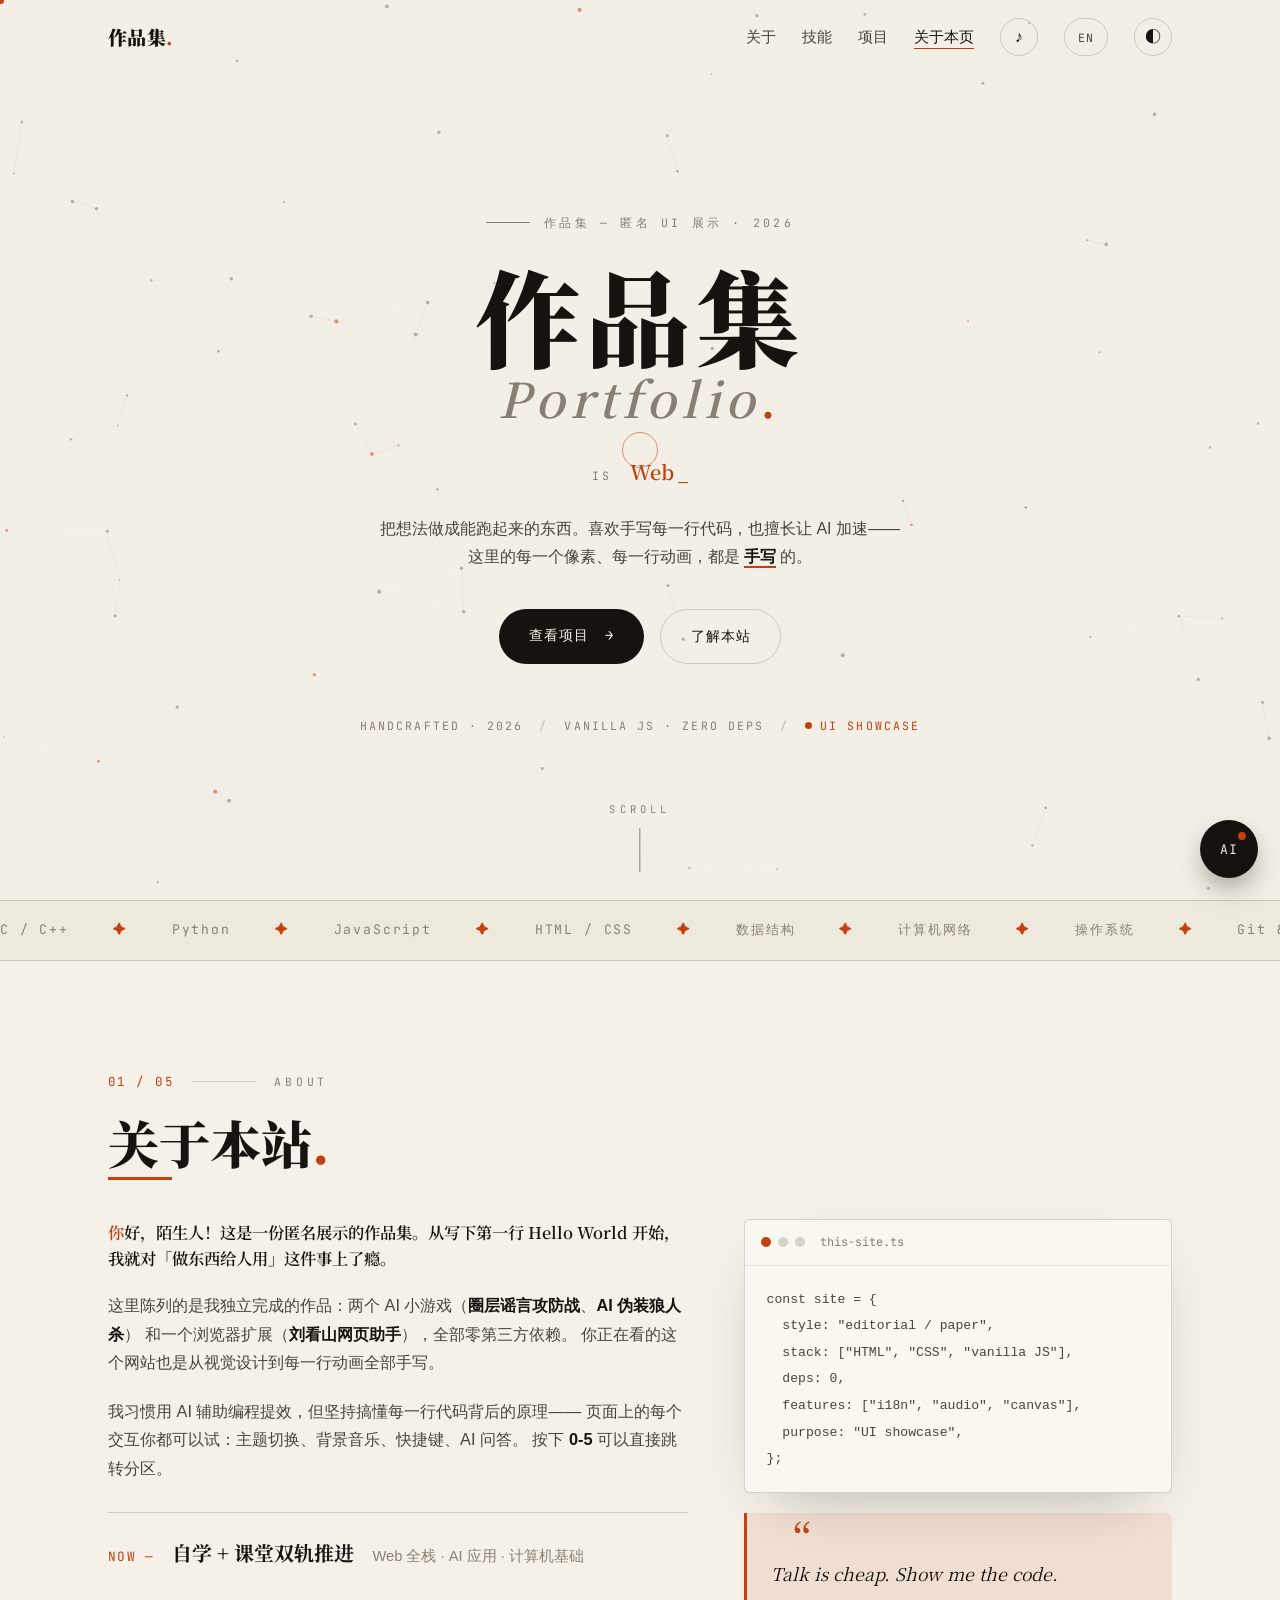
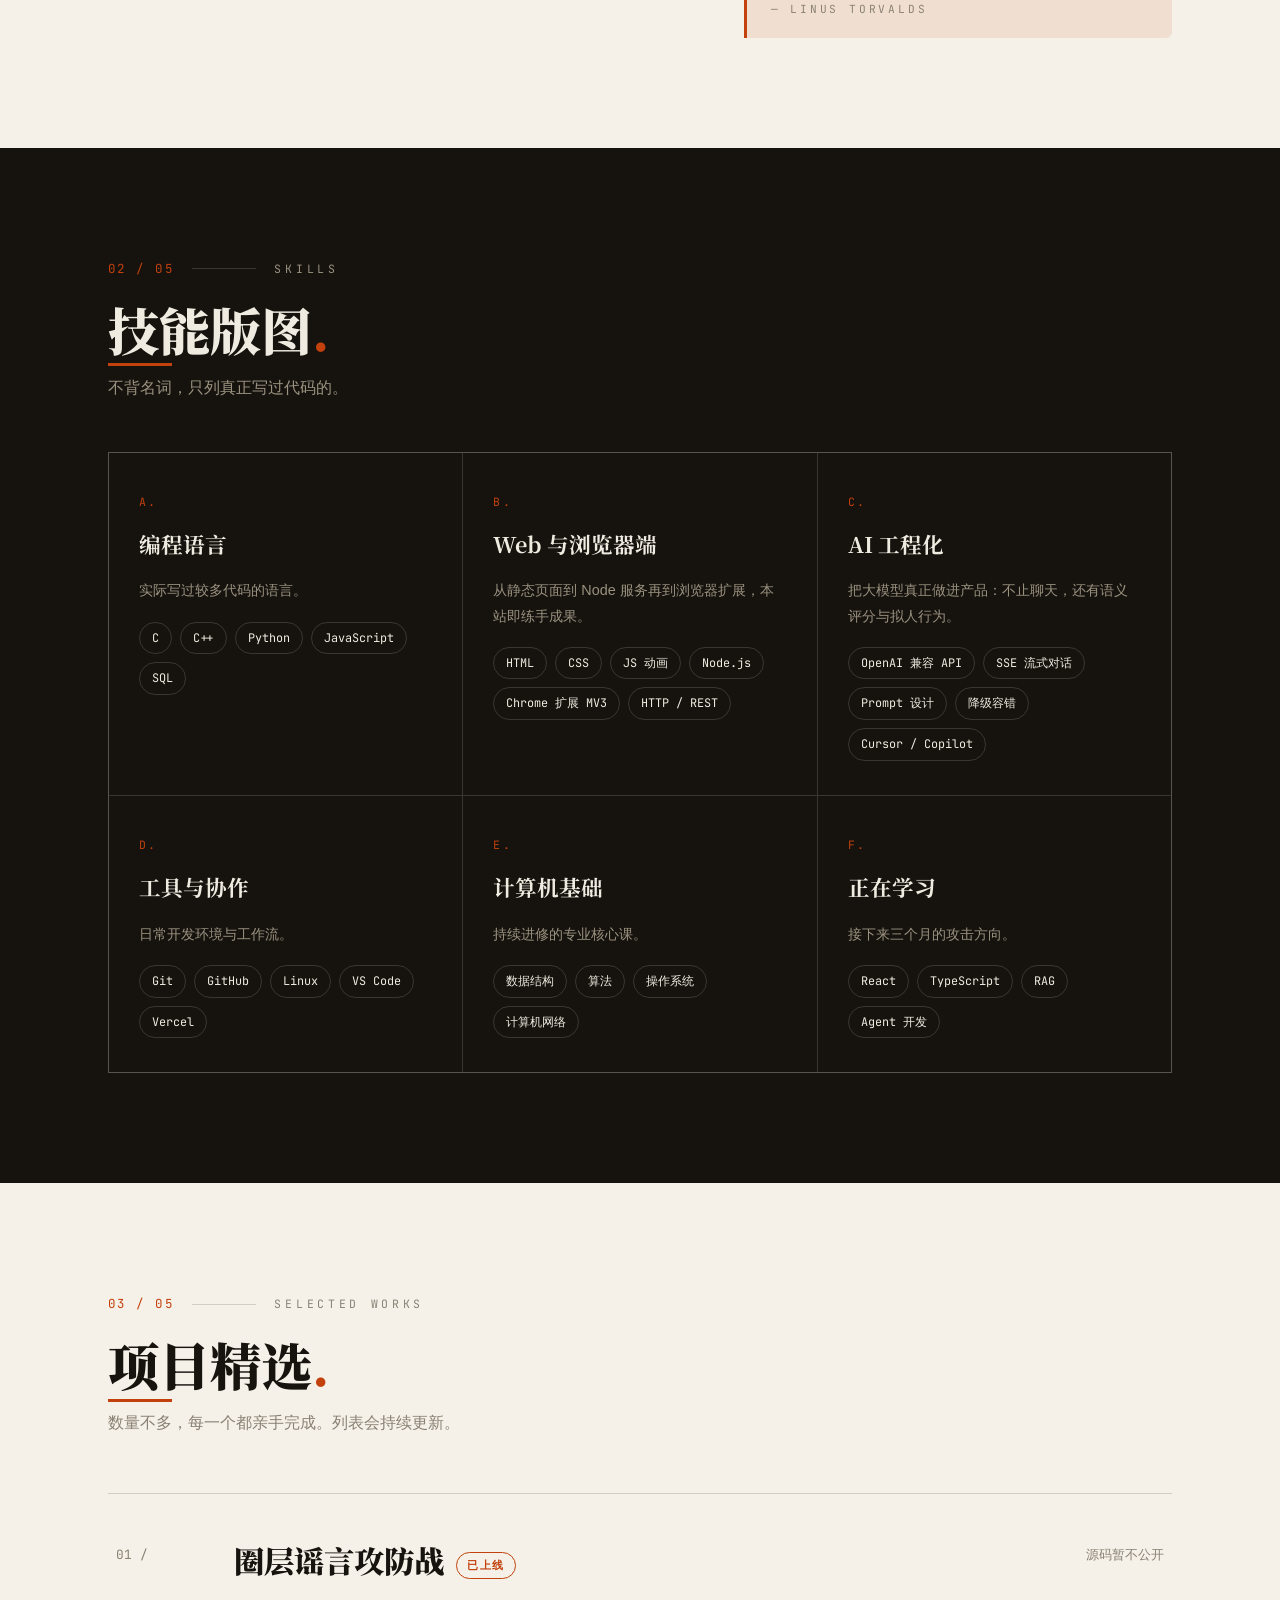
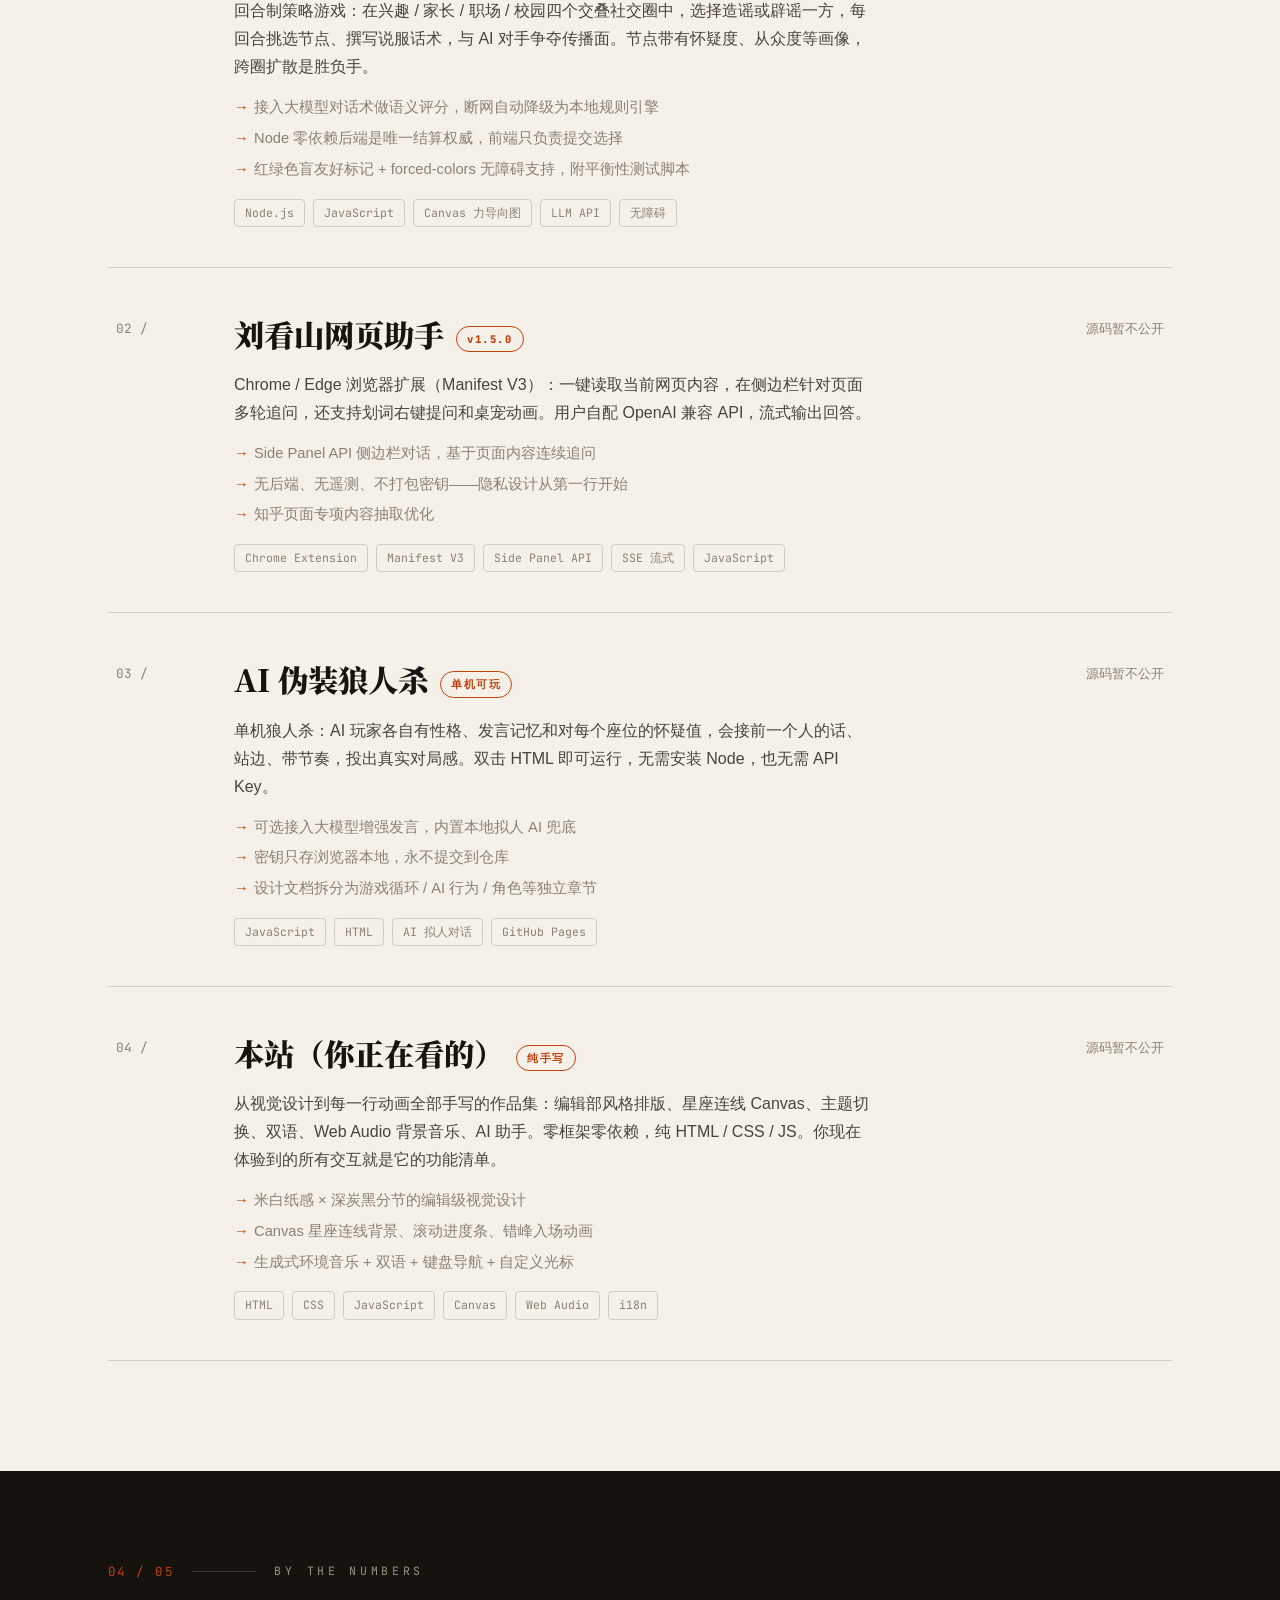
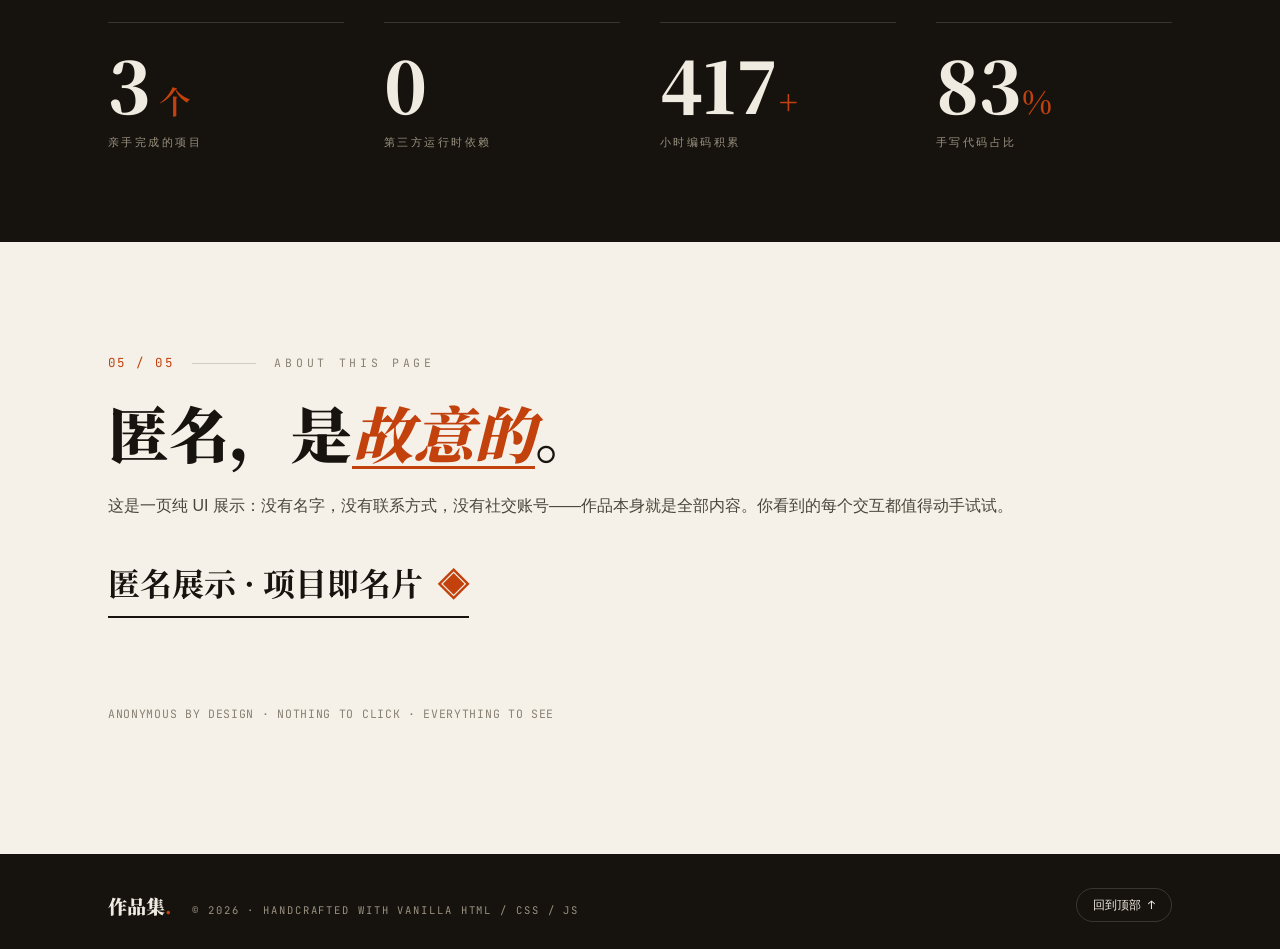
<file: index.html>
<!DOCTYPE html>
<html lang="zh-CN" data-theme="light">
<head>
  <meta charset="UTF-8" />
  <meta name="viewport" content="width=device-width, initial-scale=1.0" />
  <title>匿名作品集 | Anonymous Portfolio</title>
  <meta name="description" content="一份匿名的个人作品集 UI 展示：四个零依赖手写项目与编辑风格的站点设计。不含任何身份与联系方式。" />
  <!-- 社交分享（微信/LinkedIn/X 卡片） -->
  <meta property="og:type" content="website" />
  <meta property="og:title" content="匿名作品集 | Anonymous Portfolio" />
  <meta property="og:description" content="四个零依赖手写项目：AI 策略游戏 ×2、Chrome 扩展、本站。纯 UI 展示，不含身份信息。" />
  <meta name="twitter:card" content="summary" />
  <meta name="theme-color" content="#f5f1e8" media="(prefers-color-scheme: light)" />
  <meta name="theme-color" content="#16130f" media="(prefers-color-scheme: dark)" />
  <link rel="icon" href="data:image/svg+xml,<svg xmlns='http://www.w3.org/2000/svg' viewBox='0 0 100 100'><rect width='100' height='100' rx='18' fill='%2316130F'/><text x='50' y='70' font-size='48' text-anchor='middle' fill='%23F5F1E8'>◈</text></svg>" />
  <link rel="preconnect" href="https://fonts.googleapis.com" />
  <link rel="preconnect" href="https://fonts.gstatic.com" crossorigin />
  <link href="https://fonts.googleapis.com/css2?family=Playfair+Display:ital,wght@0,600;0,800;1,600&family=Noto+Serif+SC:wght@600;900&family=JetBrains+Mono:wght@400;600&display=swap" rel="stylesheet" />
  <link rel="stylesheet" href="css/style.css" />
  <noscript>
    <!-- JS 关闭时直接显示所有内容（否则入场动画会把内容藏住） -->
    <style>.reveal, .reveal-up { opacity: 1 !important; transform: none !important; animation: none !important; } .preloader { display: none !important; }</style>
  </noscript>
</head>
<body>

  <!-- 顶部阅读进度条 -->
  <div class="progress-bar" id="progressBar"></div>

  <!-- 开场载入动画 -->
  <div class="preloader" id="preloader">
    <div class="preloader-name">
      <span style="--i:0">作</span><span style="--i:1">品</span><span style="--i:2">集</span>
    </div>
    <div class="preloader-sub">PORTFOLIO · 2026</div>
  </div>

  <!-- ===== 导航 ===== -->
  <nav class="nav" id="nav">
    <div class="nav-inner">
      <a href="#top" class="nav-logo" data-i18n="nav.logo">作品集<span class="nav-logo-dot">.</span></a>
      <div class="nav-right">
        <ul class="nav-links" id="navLinks">
          <li><a href="#about" data-nav="about" data-i18n="nav.about">关于</a></li>
          <li><a href="#skills" data-nav="skills" data-i18n="nav.skills">技能</a></li>
          <li><a href="#projects" data-nav="projects" data-i18n="nav.projects">项目</a></li>
          <li><a href="#contact" data-nav="contact" data-i18n="nav.contact">关于本页</a></li>
        </ul>
        <button class="music-btn" id="musicBtn" aria-pressed="false" aria-label="背景音乐" data-i18n-title="ui.music" title="背景音乐（点击开关）">
          <span class="music-icon">♪</span>
          <span class="eq" aria-hidden="true"><i></i><i></i><i></i></span>
        </button>
        <button class="lang-btn mono" id="langBtn" aria-label="切换语言 / Switch language" title="切换语言 / Switch language">EN</button>
        <button class="theme-toggle" id="themeToggle" aria-label="切换主题" title="切换主题">
          <span class="theme-icon">◐</span>
        </button>
        <button class="hamburger" id="hamburger" aria-label="菜单"><span></span><span></span></button>
      </div>
    </div>
  </nav>

  <!-- ===== HERO ===== -->
  <header class="hero" id="top">
    <canvas id="constellation"></canvas>
    <div class="hero-inner">
      <p class="hero-eyebrow mono"><span class="hero-rule"></span><span data-i18n="hero.eyebrow">作品集 — 匿名 UI 展示 · 2026</span></p>
      <h1 class="hero-name serif">
        <span class="hero-line reveal-up" style="--d:.05s">作品集</span>
        <span class="hero-line hero-line-en reveal-up" style="--d:.18s">Portfolio<span class="hero-amp">.</span></span>
      </h1>
      <p class="hero-typing reveal-up" style="--d:.3s">
        <span class="mono hero-typing-label" data-i18n="hero.typingLabel">IS</span>
        <span class="typing serif" id="typing"></span><span class="cursor">_</span>
      </p>
      <p class="hero-desc reveal-up" style="--d:.42s" data-i18n="hero.desc">
        把想法做成能跑起来的东西。喜欢手写每一行代码，也擅长让 AI 加速——<br class="br-desktop" />
        这里的每一个像素、每一行动画，都是 <strong>手写</strong> 的。
      </p>
      <div class="hero-actions reveal-up" style="--d:.54s">
        <a href="#projects" class="btn btn-solid" data-i18n="hero.cta1">查看项目 <span class="btn-arrow">→</span></a>
        <a href="#about" class="btn btn-line" data-i18n="hero.cta2">了解本站</a>
      </div>
      <div class="hero-meta mono reveal-up" style="--d:.66s">
        <span>HANDCRAFTED · 2026</span><i>/</i>
        <span>VANILLA JS · ZERO DEPS</span><i>/</i>
        <span class="hero-status"><em class="pulse"></em>UI SHOWCASE</span>
      </div>
    </div>
    <a class="scroll-hint mono" href="#about">SCROLL<span class="scroll-line"></span></a>
  </header>

  <!-- ===== 技术栈跑马灯 ===== -->
  <div class="marquee" aria-hidden="true">
    <div class="marquee-track" id="marqueeTrack"></div>
  </div>

  <main id="main">

    <!-- ===== 01 关于 ===== -->
    <section class="section section-cream" id="about">
      <div class="container">
        <div class="sec-head">
          <span class="sec-no mono">01 / 05</span>
          <span class="sec-rule"></span>
          <span class="sec-label mono">ABOUT</span>
        </div>
        <h2 class="sec-title serif reveal" data-i18n="about.title">关于本站<span class="sec-title-dot">.</span></h2>

        <div class="about-grid">
          <div class="about-copy reveal">
            <p class="about-lede serif" data-i18n="about.lede">
              你好，陌生人！这是一份匿名展示的作品集。从写下第一行 Hello&nbsp;World 开始，
              我就对「做东西给人用」这件事上了瘾。
            </p>
            <p data-i18n="about.p1">
              这里陈列的是我独立完成的作品：两个 AI 小游戏（<strong>圈层谣言攻防战</strong>、<strong>AI 伪装狼人杀</strong>）
              和一个浏览器扩展（<strong>刘看山网页助手</strong>），全部零第三方依赖。
              你正在看的这个网站也是从视觉设计到每一行动画全部手写。
            </p>
            <p data-i18n="about.p2">
              我习惯用 AI 辅助编程提效，但坚持搞懂每一行代码背后的原理——
              页面上的每个交互你都可以试：主题切换、背景音乐、快捷键、AI 问答。
              按下 <strong>0-5</strong> 可以直接跳转分区。
            </p>
            <div class="about-edu">
              <div class="edu-item">
                <span class="edu-year mono">NOW —</span>
                <span class="edu-school serif" data-i18n="about.eduSchool">自学 + 课堂双轨推进</span>
                <span class="edu-major" data-i18n="about.eduMajor">Web 全栈 · AI 应用 · 计算机基础</span>
              </div>
            </div>
          </div>

          <div class="about-cards reveal" style="--d:.15s">
            <div class="code-card">
              <div class="code-card-bar">
                <span class="cc-dot"></span><span class="cc-dot"></span><span class="cc-dot"></span>
                <span class="cc-name mono">this-site.ts</span>
              </div>
              <pre class="mono"><code>const site = {
  style: "editorial / paper",
  stack: ["HTML", "CSS", "vanilla JS"],
  deps: 0,
  features: ["i18n", "audio", "canvas"],
  purpose: "UI showcase",
};</code></pre>
            </div>
            <div class="quote-card">
              <span class="quote-mark serif">“</span>
              <p class="serif">Talk is cheap. Show me the code.</p>
              <span class="quote-by mono">— LINUS TORVALDS</span>
            </div>
          </div>
        </div>
      </div>
    </section>

    <!-- ===== 02 技能（深色） ===== -->
    <section class="section section-ink" id="skills">
      <div class="container">
        <div class="sec-head sec-head-dark">
          <span class="sec-no mono">02 / 05</span>
          <span class="sec-rule"></span>
          <span class="sec-label mono">SKILLS</span>
        </div>
        <h2 class="sec-title serif reveal" data-i18n="skills.title">技能版图<span class="sec-title-dot">.</span></h2>
        <p class="sec-sub reveal" data-i18n="skills.sub">不背名词，只列真正写过代码的。</p>
        <div class="skills-grid" id="skillsGrid"></div>
      </div>
    </section>

    <!-- ===== 03 项目 ===== -->
    <section class="section section-cream" id="projects">
      <div class="container">
        <div class="sec-head">
          <span class="sec-no mono">03 / 05</span>
          <span class="sec-rule"></span>
          <span class="sec-label mono">SELECTED WORKS</span>
        </div>
        <h2 class="sec-title serif reveal" data-i18n="projects.title">项目精选<span class="sec-title-dot">.</span></h2>
        <p class="sec-sub reveal" data-i18n="projects.sub">数量不多，每一个都亲手完成。列表会持续更新。</p>
        <div class="projects-list" id="projectsList"></div>
      </div>
    </section>

    <!-- ===== 04 数据带（深色） ===== -->
    <section class="section section-ink stats-band" id="stats">
      <div class="container">
        <div class="sec-head sec-head-dark">
          <span class="sec-no mono">04 / 05</span>
          <span class="sec-rule"></span>
          <span class="sec-label mono">BY THE NUMBERS</span>
        </div>
        <div class="stats-grid" id="statsGrid"></div>
      </div>
    </section>

    <!-- ===== 05 关于本页 ===== -->
    <section class="section section-cream contact-section" id="contact">
      <div class="container">
        <div class="sec-head">
          <span class="sec-no mono">05 / 05</span>
          <span class="sec-rule"></span>
          <span class="sec-label mono">ABOUT THIS PAGE</span>
        </div>
        <h2 class="contact-title serif reveal" data-i18n="contact.title">匿名，是<em>故意的</em>。</h2>
        <p class="contact-sub reveal" data-i18n="contact.sub">这是一页纯 UI 展示：没有名字，没有联系方式，没有社交账号——作品本身就是全部内容。你看到的每个交互都值得动手试试。</p>
        <span class="contact-mail serif reveal" data-i18n="contact.headline">匿名展示 · 项目即名片<span class="mail-arrow">◈</span></span>

        <div class="contact-grid reveal" id="contactGrid"></div>
        <p class="contact-note mono reveal" data-i18n="contact.note">ANONYMOUS BY DESIGN · NOTHING TO CLICK · EVERYTHING TO SEE</p>
      </div>
    </section>
  </main>

  <!-- ===== 页脚（深色） ===== -->
  <footer class="footer">
    <div class="container footer-inner">
      <div class="footer-left">
        <span class="footer-logo serif" data-i18n="footer.logo">作品集<span class="footer-dot">.</span></span>
        <span class="mono footer-meta">© <span id="year"></span><span> · HANDCRAFTED WITH VANILLA HTML / CSS / JS</span></span>
      </div>
      <div class="footer-right mono">
        <button class="back-top" id="backTop" data-i18n="ui.backTop">回到顶部 ↑</button>
      </div>
    </div>
  </footer>

  <!-- ===== AI 助手 ===== -->
  <button class="chat-fab mono" id="chatFab" aria-label="AI 助手">AI<span class="fab-dot"></span></button>
  <div class="chat-panel" id="chatPanel" role="dialog" aria-label="AI 助手">
    <div class="chat-head">
      <div>
        <div class="chat-title serif" data-i18n="chat.title">AI 助手</div>
        <div class="chat-sub mono"><em class="pulse"></em>ASK ME ABOUT THIS SITE</div>
      </div>
      <button class="chat-close" id="chatClose" aria-label="关闭">×</button>
    </div>
    <div class="chat-msgs" id="chatMsgs"></div>
    <div class="chat-chips" id="chatChips"></div>
    <form class="chat-form" id="chatForm">
      <input type="text" id="chatInput" data-i18n-ph="chat.ph" placeholder="问任何关于本站的问题…" autocomplete="off" />
      <button type="submit" class="chat-send mono" aria-label="发送">→</button>
    </form>
  </div>

  <!-- 复制成功提示 -->
  <div class="toast mono" id="toast" data-i18n="toast">已复制到剪贴板 ✓</div>

  <script src="js/data.js"></script>
  <script src="js/i18n.js"></script>
  <script src="js/main.js"></script>
</body>
</html>
</file>
<file: css/style.css>
/* ============================================================
   匿名作品集 · Anonymous Portfolio
   风格：编辑部 / 研究报告 — 米白纸感与深炭黑交替、衬线大标题、
        等宽小标签、琥珀橙点缀、星座连线背景
   主题：light = 米白纸（默认，参考图风格）；dark = 反转
   ============================================================ */

:root {
  /* 米白主题（默认） */
  --paper: #f5f1e8;
  --paper-2: #eee9dd;
  --ink: #171410;
  --ink-soft: #4a443b;
  --ink-mute: #8a8175;
  --line: rgba(23, 20, 16, 0.16);
  --line-soft: rgba(23, 20, 16, 0.08);
  --amber: #c2410c;
  --amber-soft: rgba(194, 65, 12, 0.1);
  --card: #faf7f0;
  --card-hover: #ffffff;
  --nav-bg: rgba(245, 241, 232, 0.82);

  /* 深色区块直接用固定色（两种主题下都保持参考图的深炭色带） */
  --dark-bg: #16130f;
  --dark-text: #f0ebe0;
  --dark-mute: #9a917f;
  --dark-line: rgba(240, 235, 224, 0.16);

  --serif: "Noto Serif SC", "Playfair Display", "Songti SC", "SimSun", Georgia, serif;
  --sans: "PingFang SC", "Microsoft YaHei", -apple-system, "Segoe UI", sans-serif;
  --mono: "JetBrains Mono", Consolas, "Courier New", monospace;

  --ease: cubic-bezier(0.22, 1, 0.36, 1);
}

/* 深色主题：把纸感整体反转 */
[data-theme="dark"] {
  --paper: #16130f;
  --paper-2: #1c1813;
  --ink: #ece7db;
  --ink-soft: #c4bcaa;
  --ink-mute: #877e6d;
  --line: rgba(236, 231, 219, 0.18);
  --line-soft: rgba(236, 231, 219, 0.09);
  --amber: #e8763c;
  --amber-soft: rgba(232, 118, 60, 0.12);
  --card: #1e1a14;
  --card-hover: #25201a;
  --nav-bg: rgba(22, 19, 15, 0.82);
  --dark-bg: #100e0b;
}

* { margin: 0; padding: 0; box-sizing: border-box; }

html { scroll-behavior: smooth; overflow-x: hidden; }

body {
  font-family: var(--sans);
  background: var(--paper);
  color: var(--ink);
  line-height: 1.75;
  overflow-x: hidden;
  transition: background 0.35s var(--ease), color 0.35s var(--ease);
  /* 极淡的纸张噪点 */
  background-image: radial-gradient(var(--line-soft) 0.5px, transparent 0.5px);
  background-size: 26px 26px;
}

.serif { font-family: var(--serif); }
.mono { font-family: var(--mono); }

::selection { background: var(--amber); color: #fff; }

a { color: inherit; text-decoration: none; }
button { font-family: inherit; }

.container { max-width: 1120px; margin: 0 auto; padding: 0 28px; }

/* ============ 进度条 ============ */
.progress-bar {
  position: fixed; top: 0; left: 0; height: 3px; width: 0%;
  background: var(--amber); z-index: 400; transition: width 0.1s linear;
}

/* ============ 开场动画 ============ */
.preloader {
  position: fixed; inset: 0; z-index: 500; background: #16130f;
  display: flex; flex-direction: column; align-items: center; justify-content: center;
  gap: 18px; transition: opacity 0.6s var(--ease), visibility 0.6s;
}
.preloader.done { opacity: 0; visibility: hidden; }
.preloader-name { display: flex; gap: 6px; }
.preloader-name span {
  font-family: var(--serif); font-size: clamp(3rem, 8vw, 5rem); font-weight: 900;
  color: #f0ebe0; opacity: 0; animation: preIn 0.7s var(--ease) forwards;
  animation-delay: calc(0.16s * var(--i));
}
@keyframes preIn {
  from { opacity: 0; transform: translateY(26px) rotate(2deg); }
  to { opacity: 1; transform: translateY(0) rotate(0); }
}
.preloader-sub {
  font-family: var(--mono); font-size: 0.75rem; letter-spacing: 0.35em; color: #9a917f;
  opacity: 0; animation: preIn 0.6s 0.55s var(--ease) forwards;
}

/* ============ 导航 ============ */
.nav {
  position: fixed; top: 0; left: 0; right: 0; z-index: 300;
  border-bottom: 1px solid transparent;
  transition: background 0.3s, border-color 0.3s;
}
.nav.scrolled {
  background: var(--nav-bg);
  backdrop-filter: blur(14px);
  -webkit-backdrop-filter: blur(14px);
  border-color: var(--line);
}
.nav-inner {
  max-width: 1120px; margin: 0 auto; padding: 18px 28px;
  display: flex; align-items: center; justify-content: space-between; gap: 20px;
}
.nav-logo {
  font-family: var(--serif); font-weight: 900; font-size: 1.2rem; letter-spacing: 0.02em;
}
.nav-logo-dot { color: var(--amber); }
.nav-right { display: flex; align-items: center; gap: 26px; }
.nav-links { display: flex; gap: 26px; list-style: none; }
.nav-links a {
  font-size: 0.92rem; color: var(--ink-soft); position: relative; padding: 4px 0;
  transition: color 0.2s;
}
.nav-links a::after {
  content: ""; position: absolute; left: 0; bottom: 0; height: 1.5px; width: 0;
  background: var(--amber); transition: width 0.25s var(--ease);
}
.nav-links a:hover, .nav-links a.active { color: var(--ink); }
.nav-links a:hover::after, .nav-links a.active::after { width: 100%; }
.nav-cta {
  font-size: 0.85rem; font-family: var(--mono); color: var(--ink);
  border: 1px solid var(--ink); padding: 8px 16px; border-radius: 999px;
  transition: all 0.25s var(--ease); white-space: nowrap;
}
.nav-cta:hover { background: var(--amber); border-color: var(--amber); color: #fff; }
.theme-toggle {
  width: 38px; height: 38px; border-radius: 50%; cursor: pointer;
  background: transparent; border: 1px solid var(--line); color: var(--ink);
  font-size: 1rem; transition: all 0.25s;
}
.theme-toggle:hover { border-color: var(--amber); color: var(--amber); transform: rotate(180deg); }
.hamburger { display: none; background: none; border: none; cursor: pointer; padding: 8px; }
.hamburger span { display: block; width: 22px; height: 2px; background: var(--ink); margin: 5px 0; transition: 0.3s; }
.hamburger.open span:nth-child(1) { transform: translateY(7px) rotate(45deg); }
.hamburger.open span:nth-child(2) { transform: translateY(-7px) rotate(-45deg); }

/* ============ HERO ============ */
.hero {
  position: relative; min-height: 100svh;
  display: flex; align-items: center; justify-content: center;
  padding: 130px 28px 90px; overflow: hidden;
}
#constellation {
  position: absolute; inset: 0; width: 100%; height: 100%;
  opacity: 0.55; pointer-events: none;
}
.hero-inner { position: relative; z-index: 2; max-width: 880px; text-align: center; }
.hero-eyebrow {
  display: inline-flex; align-items: center; gap: 14px;
  font-size: 0.72rem; letter-spacing: 0.28em; color: var(--ink-mute);
  text-transform: uppercase; margin-bottom: 26px;
}
.hero-rule { display: inline-block; width: 44px; height: 1px; background: var(--ink-mute); }
.hero-name { display: flex; flex-direction: column; gap: 2px; }
.hero-line {
  font-size: clamp(3.4rem, 10vw, 6.6rem); font-weight: 900; line-height: 1.06;
  letter-spacing: 0.04em;
}
.hero-line-en {
  font-size: clamp(1.7rem, 4.6vw, 3rem); font-weight: 600;
  font-style: italic; color: var(--ink-mute); letter-spacing: 0.12em;
}
.hero-amp { color: var(--amber); font-style: normal; }
.hero-typing { margin-top: 30px; font-size: 1.05rem; color: var(--ink-soft); }
.hero-typing-label { font-size: 0.72rem; letter-spacing: 0.3em; color: var(--ink-mute); margin-right: 12px; }
.typing { color: var(--amber); font-weight: 600; font-size: 1.25rem; }
.cursor { color: var(--amber); animation: blink 0.9s step-end infinite; }
@keyframes blink { 50% { opacity: 0; } }
.hero-desc { margin: 26px auto 0; max-width: 620px; color: var(--ink-soft); }
.hero-desc strong { color: var(--ink); border-bottom: 2px solid var(--amber); padding-bottom: 1px; }
.hero-actions { margin-top: 38px; display: flex; gap: 16px; justify-content: center; flex-wrap: wrap; }
.btn {
  font-family: var(--mono); font-size: 0.88rem; letter-spacing: 0.06em;
  padding: 14px 30px; border-radius: 999px; transition: all 0.25s var(--ease);
}
.btn-solid { background: var(--ink); color: var(--paper); }
.btn-solid .btn-arrow { display: inline-block; margin-left: 8px; transition: transform 0.25s var(--ease); }
.btn-solid:hover { background: var(--amber); color: #fff; }
.btn-solid:hover .btn-arrow { transform: translateX(5px); }
.btn-line { border: 1px solid var(--line); color: var(--ink); }
.btn-line:hover { border-color: var(--ink); background: var(--amber-soft); }
.hero-meta {
  margin-top: 52px; display: flex; justify-content: center; align-items: center;
  gap: 16px; flex-wrap: wrap; font-size: 0.72rem; letter-spacing: 0.18em; color: var(--ink-mute);
}
.hero-meta i { font-style: normal; opacity: 0.5; }
.hero-status { color: var(--amber); display: inline-flex; align-items: center; gap: 8px; }
.pulse {
  width: 7px; height: 7px; border-radius: 50%; background: var(--amber);
  display: inline-block; animation: pulse 1.8s ease-in-out infinite;
}
@keyframes pulse {
  0%, 100% { box-shadow: 0 0 0 0 rgba(194, 65, 12, 0.45); }
  60% { box-shadow: 0 0 0 9px rgba(194, 65, 12, 0); }
}
.scroll-hint {
  position: absolute; bottom: 28px; left: 50%; transform: translateX(-50%);
  font-size: 0.66rem; letter-spacing: 0.4em; color: var(--ink-mute);
  display: flex; flex-direction: column; align-items: center; gap: 10px; z-index: 2;
}
.scroll-line { width: 1px; height: 44px; background: var(--ink-mute); position: relative; overflow: hidden; }
.scroll-line::after {
  content: ""; position: absolute; top: -50%; left: 0; width: 100%; height: 50%;
  background: var(--amber); animation: drip 1.8s var(--ease) infinite;
}
@keyframes drip { to { top: 110%; } }

/* 进入动画 */
.reveal-up { opacity: 0; transform: translateY(30px); animation: rise 0.9s var(--ease) forwards; animation-delay: var(--d, 0s); }
@keyframes rise { to { opacity: 1; transform: translateY(0); } }
.reveal { opacity: 0; transform: translateY(34px); transition: opacity 0.8s var(--ease), transform 0.8s var(--ease); transition-delay: var(--d, 0s); }
.reveal.visible { opacity: 1; transform: translateY(0); }

/* ============ 跑马灯 ============ */
.marquee {
  border-top: 1px solid var(--line); border-bottom: 1px solid var(--line);
  overflow: hidden; padding: 18px 0; background: var(--paper-2);
}
.marquee-track {
  display: flex; gap: 44px; width: max-content;
  animation: marquee 30s linear infinite;
}
.marquee:hover .marquee-track { animation-play-state: paused; }
.marquee-item {
  font-family: var(--mono); font-size: 0.82rem; letter-spacing: 0.14em;
  color: var(--ink-mute); white-space: nowrap; display: flex; align-items: center; gap: 44px;
}
.marquee-item b { color: var(--amber); font-weight: 400; }
@keyframes marquee { to { transform: translateX(-50%); } }

/* ============ 分节通用 ============ */
.section { padding: 110px 0; }
.section-cream { background: var(--paper); }
.section-ink {
  background: var(--dark-bg); color: var(--dark-text);
  background-image: radial-gradient(var(--dark-line) 0.5px, transparent 0.5px);
  background-size: 26px 26px;
}
.sec-head { display: flex; align-items: center; gap: 18px; margin-bottom: 20px; }
.sec-no { font-size: 0.78rem; letter-spacing: 0.2em; color: var(--amber); }
.sec-rule { flex: 0 0 64px; height: 1px; background: var(--line); }
.section-ink .sec-rule { background: var(--dark-line); }
.sec-label { font-size: 0.72rem; letter-spacing: 0.32em; color: var(--ink-mute); }
.section-ink .sec-label { color: var(--dark-mute); }
.sec-title { font-size: clamp(2.1rem, 5vw, 3.2rem); font-weight: 900; line-height: 1.15; }
.sec-title-dot { color: var(--amber); }
.sec-sub { margin-top: 14px; color: var(--ink-mute); max-width: 560px; }
.section-ink .sec-sub { color: var(--dark-mute); }

/* ============ 关于 ============ */
.about-grid {
  display: grid; grid-template-columns: 1.15fr 0.85fr; gap: 56px;
  margin-top: 46px; align-items: start;
}
.about-copy p { margin-bottom: 20px; color: var(--ink-soft); font-size: 1.02rem; }
.about-copy strong { color: var(--ink); }
.about-lede {
  font-size: 1.3rem; font-weight: 600; line-height: 1.6; color: var(--ink) !important;
}
.about-lede::first-letter { color: var(--amber); }
.about-edu { margin-top: 30px; border-top: 1px solid var(--line); padding-top: 22px; }
.edu-item { display: flex; align-items: baseline; gap: 18px; flex-wrap: wrap; }
.edu-year { font-size: 0.8rem; color: var(--amber); letter-spacing: 0.1em; }
.edu-school { font-size: 1.25rem; font-weight: 700; }
.edu-major { color: var(--ink-mute); font-size: 0.92rem; }

.about-cards { display: flex; flex-direction: column; gap: 20px; }
.code-card {
  background: var(--card); border: 1px solid var(--line); border-radius: 6px;
  overflow: hidden; box-shadow: 0 24px 60px -30px rgba(23, 20, 16, 0.35);
}
.code-card-bar {
  display: flex; align-items: center; gap: 7px; padding: 12px 16px;
  border-bottom: 1px solid var(--line-soft);
}
.cc-dot { width: 10px; height: 10px; border-radius: 50%; background: var(--line); }
.cc-dot:first-child { background: var(--amber); }
.cc-name { margin-left: 8px; font-size: 0.74rem; color: var(--ink-mute); }
.code-card pre { padding: 20px 22px; font-size: 0.82rem; line-height: 1.95; overflow-x: auto; color: var(--ink-soft); }
.quote-card {
  border-left: 3px solid var(--amber); padding: 18px 24px;
  background: var(--amber-soft); border-radius: 0 6px 6px 0;
}
.quote-card p { font-size: 1.1rem; font-style: italic; color: var(--ink); }
.quote-mark { font-size: 2.6rem; color: var(--amber); line-height: 0.4; display: block; margin-bottom: 12px; }
.quote-by { display: block; margin-top: 10px; font-size: 0.7rem; letter-spacing: 0.25em; color: var(--ink-mute); }

/* ============ 技能（深色） ============ */
.skills-grid {
  margin-top: 50px; display: grid; grid-template-columns: repeat(auto-fit, minmax(300px, 1fr));
  gap: 1px; background: var(--dark-line); border: 1px solid var(--dark-line);
}
.skill-cell {
  background: var(--dark-bg); padding: 34px 30px;
  transition: background 0.3s;
}
.skill-cell:hover { background: rgba(240, 235, 224, 0.035); }
.skill-no { font-size: 0.72rem; color: var(--amber); letter-spacing: 0.2em; }
.skill-title { font-family: var(--serif); font-size: 1.35rem; font-weight: 700; margin: 10px 0 16px; }
.skill-desc { font-size: 0.9rem; color: var(--dark-mute); margin-bottom: 18px; }
.skill-tags { display: flex; flex-wrap: wrap; gap: 8px; }
.skill-tag {
  font-family: var(--mono); font-size: 0.74rem; padding: 5px 12px;
  border: 1px solid var(--dark-line); border-radius: 999px; color: var(--dark-text);
  transition: all 0.2s;
}
.skill-cell:hover .skill-tag { border-color: rgba(232, 118, 60, 0.5); }

/* ============ 项目列表 ============ */
.projects-list { margin-top: 56px; border-top: 1px solid var(--line); }
.project-row {
  display: grid; grid-template-columns: 90px 1fr auto; gap: 28px; align-items: start;
  padding: 40px 8px; border-bottom: 1px solid var(--line);
  position: relative; transition: background 0.3s, padding 0.3s;
}
.project-row:hover { background: var(--card-hover); padding-left: 20px; padding-right: 20px; }
.project-no { font-family: var(--mono); font-size: 0.8rem; color: var(--ink-mute); padding-top: 10px; }
.project-row:hover .project-no { color: var(--amber); }
.project-main h3 {
  font-family: var(--serif); font-size: clamp(1.4rem, 3vw, 1.9rem); font-weight: 900;
  margin-bottom: 10px; transition: color 0.25s;
}
.project-row:hover .project-main h3 { color: var(--amber); }
.project-badge {
  display: inline-block; font-family: var(--mono); font-size: 0.66rem; letter-spacing: 0.15em;
  color: var(--amber); border: 1px solid var(--amber); border-radius: 999px;
  padding: 3px 10px; margin-left: 12px; vertical-align: middle;
}
.project-desc { color: var(--ink-soft); max-width: 640px; }
.project-highlights { list-style: none; margin: 14px 0 16px; }
.project-highlights li {
  color: var(--ink-mute); font-size: 0.92rem; padding-left: 20px; position: relative; margin-bottom: 5px;
}
.project-highlights li::before { content: "→"; position: absolute; left: 0; color: var(--amber); }
.project-tags { display: flex; flex-wrap: wrap; gap: 8px; }
.project-tag {
  font-family: var(--mono); font-size: 0.72rem; color: var(--ink-mute);
  border: 1px solid var(--line); padding: 3px 10px; border-radius: 4px;
}
.project-side {
  display: flex; flex-direction: column; align-items: flex-end; gap: 10px; padding-top: 10px;
}
.project-link {
  font-family: var(--mono); font-size: 0.8rem; color: var(--ink-mute);
  display: inline-flex; align-items: center; gap: 6px; transition: color 0.2s;
}
.project-link:hover { color: var(--amber); }

/* ============ 数据带（深色） ============ */
.stats-band { padding: 90px 0; }
.stats-grid { margin-top: 40px; display: grid; grid-template-columns: repeat(4, 1fr); gap: 40px; }
.stat-cell { border-top: 1px solid var(--dark-line); padding-top: 22px; }
.stat-num {
  font-family: var(--serif); font-size: clamp(2.6rem, 6vw, 4.4rem); font-weight: 900;
  color: var(--dark-text); line-height: 1.1;
}
.stat-num small { font-size: 0.45em; color: var(--amber); font-weight: 600; }
.stat-label { display: block; margin-top: 10px; font-family: var(--mono); font-size: 0.7rem; letter-spacing: 0.22em; color: var(--dark-mute); }

/* ============ 联系 ============ */
.contact-section { padding-bottom: 130px; }
.contact-title {
  font-size: clamp(2.2rem, 6vw, 3.8rem); font-weight: 900; line-height: 1.25; margin-top: 10px;
}
.contact-title em {
  font-style: italic; color: var(--amber);
  text-decoration: underline; text-decoration-thickness: 3px; text-underline-offset: 8px;
}
.contact-sub { margin: 22px 0 34px; color: var(--ink-soft); }
.contact-mail {
  display: inline-flex; align-items: center; gap: 14px;
  font-size: clamp(1.2rem, 3.4vw, 2rem); font-weight: 700;
  border-bottom: 2px solid var(--ink); padding-bottom: 6px; margin-bottom: 60px;
  transition: all 0.25s var(--ease);
}
.contact-mail .mail-arrow { display: inline-block; transition: transform 0.25s var(--ease); color: var(--amber); }
.contact-mail:hover { color: var(--amber); border-color: var(--amber); }
.contact-mail:hover .mail-arrow { transform: translate(6px, -6px); }

.contact-grid {
  display: grid; grid-template-columns: repeat(auto-fit, minmax(210px, 1fr)); gap: 16px;
}
.contact-card {
  position: relative; background: var(--card); border: 1px solid var(--line);
  border-radius: 6px; padding: 22px 20px 20px; transition: all 0.25s var(--ease);
}
.contact-card:hover { border-color: var(--amber); transform: translateY(-4px); box-shadow: 0 18px 40px -22px rgba(23, 20, 16, 0.4); }
.cc-icon { font-size: 1.4rem; }
.cc-label { display: block; font-family: var(--mono); font-size: 0.68rem; letter-spacing: 0.22em; color: var(--ink-mute); margin: 10px 0 4px; }
.cc-value { font-size: 0.95rem; font-weight: 600; word-break: break-all; }
.copy-btn {
  position: absolute; top: 14px; right: 14px; width: 28px; height: 28px;
  border-radius: 6px; border: 1px solid var(--line); background: transparent;
  color: var(--ink-mute); font-size: 0.75rem; cursor: pointer; transition: all 0.2s;
}
.copy-btn:hover { border-color: var(--amber); color: var(--amber); }
.copy-btn.copied { background: var(--amber); border-color: var(--amber); color: #fff; }
.contact-note { margin-top: 26px; font-size: 0.72rem; color: var(--ink-mute); letter-spacing: 0.06em; }

/* ============ 页脚（深色） ============ */
.footer { background: var(--dark-bg); color: var(--dark-text); padding: 34px 0; }
.footer-inner { display: flex; align-items: center; justify-content: space-between; gap: 20px; flex-wrap: wrap; }
.footer-left { display: flex; align-items: baseline; gap: 20px; flex-wrap: wrap; }
.footer-logo { font-size: 1.2rem; font-weight: 900; }
.footer-dot { color: var(--amber); }
.footer-meta { font-size: 0.66rem; letter-spacing: 0.18em; color: var(--dark-mute); }
.footer-right { display: flex; align-items: center; gap: 22px; }
.footer-right a { font-size: 0.72rem; letter-spacing: 0.14em; color: var(--dark-mute); transition: color 0.2s; }
.footer-right a:hover { color: var(--amber); }
.back-top {
  background: none; border: 1px solid var(--dark-line); color: var(--dark-text);
  font-family: var(--mono); font-size: 0.72rem; padding: 8px 16px; border-radius: 999px;
  cursor: pointer; transition: all 0.2s;
}
.back-top:hover { border-color: var(--amber); color: var(--amber); }

/* ============ AI 助手 ============ */
.chat-fab {
  position: fixed; right: 22px; bottom: 22px; z-index: 350;
  width: 58px; height: 58px; border-radius: 50%; border: none; cursor: pointer;
  background: var(--dark-bg); color: var(--dark-text);
  font-size: 0.82rem; letter-spacing: 0.1em;
  box-shadow: 0 12px 30px -8px rgba(22, 19, 15, 0.55);
  transition: transform 0.25s var(--ease), background 0.25s;
}
.chat-fab:hover { transform: translateY(-4px); background: var(--amber); color: #fff; }
.fab-dot {
  position: absolute; top: 12px; right: 12px; width: 8px; height: 8px; border-radius: 50%;
  background: var(--amber); animation: pulse 1.8s infinite;
}
.chat-fab:hover .fab-dot { background: #fff; }
.chat-panel {
  position: fixed; right: 22px; bottom: 92px; z-index: 350;
  width: min(370px, calc(100vw - 44px)); height: 500px; max-height: calc(100vh - 130px);
  background: var(--paper); border: 1px solid var(--line); border-radius: 10px;
  box-shadow: 0 40px 90px -30px rgba(22, 19, 15, 0.5);
  display: flex; flex-direction: column; overflow: hidden;
  opacity: 0; transform: translateY(18px) scale(0.97); pointer-events: none;
  transition: opacity 0.3s var(--ease), transform 0.3s var(--ease);
}
.chat-panel.open { opacity: 1; transform: none; pointer-events: auto; }
.chat-head {
  display: flex; align-items: center; justify-content: space-between;
  padding: 16px 18px; border-bottom: 1px solid var(--line); background: var(--dark-bg);
  color: var(--dark-text);
}
.chat-title { font-size: 1.05rem; font-weight: 700; }
.chat-sub { display: flex; align-items: center; gap: 8px; font-size: 0.62rem; letter-spacing: 0.2em; color: var(--dark-mute); margin-top: 3px; }
.chat-close {
  background: none; border: none; color: var(--dark-mute); font-size: 1.5rem;
  cursor: pointer; line-height: 1;
}
.chat-close:hover { color: var(--dark-text); }
.chat-msgs { flex: 1; overflow-y: auto; padding: 18px; display: flex; flex-direction: column; gap: 12px; }
.msg {
  max-width: 85%; padding: 11px 15px; font-size: 0.9rem; line-height: 1.65;
  white-space: pre-wrap; word-break: break-word; animation: msgIn 0.3s var(--ease);
  border-radius: 8px;
}
@keyframes msgIn { from { opacity: 0; transform: translateY(8px); } }
.msg-bot { align-self: flex-start; background: var(--card); border: 1px solid var(--line-soft); color: var(--ink); border-top-left-radius: 2px; }
.msg-user { align-self: flex-end; background: var(--dark-bg); color: var(--dark-text); border-top-right-radius: 2px; }
.typing-dots { display: inline-flex; gap: 5px; padding: 4px 0; }
.typing-dots span { width: 6px; height: 6px; border-radius: 50%; background: var(--ink-mute); animation: hop 1.2s infinite; }
.typing-dots span:nth-child(2) { animation-delay: 0.15s; }
.typing-dots span:nth-child(3) { animation-delay: 0.3s; }
@keyframes hop { 0%, 60%, 100% { transform: translateY(0); opacity: 0.4; } 30% { transform: translateY(-5px); opacity: 1; } }
.chat-chips { display: flex; flex-wrap: wrap; gap: 8px; padding: 0 16px 12px; }
.chat-chip {
  font-family: var(--mono); font-size: 0.72rem; padding: 6px 13px; border-radius: 999px;
  background: transparent; border: 1px solid var(--line); color: var(--ink-soft); cursor: pointer;
  transition: all 0.2s;
}
.chat-chip:hover { border-color: var(--amber); color: var(--amber); }
.chat-form { display: flex; gap: 10px; padding: 14px 16px; border-top: 1px solid var(--line); }
.chat-form input {
  flex: 1; background: var(--card); border: 1px solid var(--line); border-radius: 8px;
  padding: 11px 14px; color: var(--ink); font-family: inherit; font-size: 0.9rem; outline: none;
  transition: border-color 0.2s;
}
.chat-form input:focus { border-color: var(--amber); }
.chat-send {
  width: 44px; border: none; border-radius: 8px; cursor: pointer;
  background: var(--amber); color: #fff; font-size: 0.95rem; transition: transform 0.2s;
}
.chat-send:hover { transform: scale(1.06); }

/* ============ Toast ============ */
.toast {
  position: fixed; left: 50%; bottom: 34px; transform: translateX(-50%) translateY(20px);
  background: var(--dark-bg); color: var(--dark-text); font-size: 0.78rem; letter-spacing: 0.08em;
  padding: 12px 22px; border-radius: 999px; z-index: 400; opacity: 0;
  pointer-events: none; transition: all 0.35s var(--ease);
}
.toast.show { opacity: 1; transform: translateX(-50%) translateY(0); }

/* ============ 响应式 ============ */
@media (max-width: 900px) {
  .about-grid { grid-template-columns: 1fr; gap: 36px; }
  .stats-grid { grid-template-columns: repeat(2, 1fr); gap: 30px; }
  .project-row { grid-template-columns: 1fr; gap: 12px; }
  .project-no { padding-top: 0; }
  .project-side { flex-direction: row; padding-top: 0; }
  .br-desktop { display: none; }
}
@media (max-width: 760px) {
  .section { padding: 76px 0; }
  .nav-cta { display: none; }
  .hamburger { display: block; }
  .nav-links {
    position: fixed; top: 0; right: 0; width: 280px; height: 100vh;
    transform: translateX(110%);
    background: var(--paper); border-left: 1px solid var(--line);
    flex-direction: column; align-items: flex-start; gap: 26px; padding: 100px 34px;
    transition: transform 0.35s var(--ease); box-shadow: -20px 0 60px rgba(0, 0, 0, 0.15);
  }
  .nav-links.open { transform: translateX(0); }
  .footer-inner { flex-direction: column; align-items: flex-start; }
  .contact-mail { margin-bottom: 40px; }
}

@media (prefers-reduced-motion: reduce) {
  *, *::before, *::after { animation: none !important; transition: none !important; }
  .reveal, .reveal-up { opacity: 1; transform: none; }
}

/* ============================================================
   交互增强层：自定义光标 / 磁吸 / 逐字入场 / 噪点 / 标题下划线
   ============================================================ */

/* --- 自定义光标（仅桌面精确指针） --- */
.cursor-dot, .cursor-ring { display: none; }
html.fine-pointer { }
@media (hover: hover) and (pointer: fine) {
  html.fine-pointer body { cursor: none; }
  html.fine-pointer a, html.fine-pointer button { cursor: none; }
  html.fine-pointer input, html.fine-pointer textarea { cursor: text; }
  html.fine-pointer .cursor-dot {
    display: block; position: fixed; top: 0; left: 0; z-index: 1000;
    width: 7px; height: 7px; margin: -3.5px 0 0 -3.5px; border-radius: 50%;
    background: var(--amber); pointer-events: none;
  }
  html.fine-pointer .cursor-ring {
    display: block; position: fixed; top: 0; left: 0; z-index: 999;
    width: 36px; height: 36px; margin: -18px 0 0 -18px; border-radius: 50%;
    border: 1.5px solid color-mix(in srgb, var(--amber) 55%, transparent);
    pointer-events: none;
    transition: width 0.25s var(--ease), height 0.25s var(--ease),
      margin 0.25s var(--ease), border-color 0.25s, background 0.25s;
  }
  html.fine-pointer .cursor-ring.hovered {
    width: 58px; height: 58px; margin: -29px 0 0 -29px;
    background: color-mix(in srgb, var(--amber) 8%, transparent);
  }
  html.fine-pointer .cursor-ring.pressed {
    width: 26px; height: 26px; margin: -13px 0 0 -13px;
  }
}

/* --- 磁吸元素 --- */
[data-magnetic] { will-change: transform; }

/* --- Hero 名字逐字入场 --- */
.hero-char {
  display: inline-block; opacity: 0;
  transform: translateY(0.55em) rotate(4deg);
  animation: charRise 0.85s var(--ease) forwards;
}
@keyframes charRise {
  60% { transform: translateY(-0.04em) rotate(-1deg); }
  100% { opacity: 1; transform: translateY(0) rotate(0); }
}

/* --- 胶片噪点（全站极淡颗粒） --- */
body::after {
  content: ""; position: fixed; inset: 0; z-index: 998; pointer-events: none;
  background-image: url("data:image/svg+xml,%3Csvg xmlns='http://www.w3.org/2000/svg' width='240' height='240'%3E%3Cfilter id='n'%3E%3CfeTurbulence type='fractalNoise' baseFrequency='0.85' numOctaves='2' stitchTiles='stitch'/%3E%3CfeColorMatrix type='matrix' values='0 0 0 0 0 0 0 0 0 0 0 0 0 0 0 0 0 0 0.42 0'/%3E%3C/filter%3E%3Crect width='100%25' height='100%25' filter='url(%23n)'/%3E%3C/svg%3E");
  background-size: 240px 240px; opacity: 0.05;
  animation: grainShift 1.1s steps(6) infinite;
}
@keyframes grainShift {
  0% { background-position: 0 0; }
  25% { background-position: -60px 40px; }
  50% { background-position: 50px -70px; }
  75% { background-position: -40px -30px; }
  100% { background-position: 0 0; }
}
[data-theme="light"] body::after { opacity: 0.035; }

/* --- 分节标题：琥珀下划线划入 --- */
.sec-title { position: relative; display: inline-block; }
.sec-title::after {
  content: ""; position: absolute; left: 0; bottom: -8px; height: 3px;
  width: 0; background: var(--amber); transition: width 0.9s var(--ease) 0.25s;
}
.sec-title.visible::after { width: 64px; }

/* 触屏 / 减少动画时关掉增强层 */
@media (prefers-reduced-motion: reduce) {
  .cursor-dot, .cursor-ring, body::after { display: none !important; }
  .hero-char { opacity: 1; transform: none; animation: none; }
}

/* ============================================================
   音乐 / 语言 / 更多交互
   ============================================================ */

/* --- 音乐按钮：♪ 图标 ⇄ 三根跳动的均衡器柱 --- */
.music-btn {
  width: 38px; height: 38px; border-radius: 50%; cursor: pointer;
  background: transparent; border: 1px solid var(--line); color: var(--ink);
  display: grid; place-items: center; font-size: 1rem;
  transition: all 0.25s;
}
.music-btn:hover { border-color: var(--amber); color: var(--amber); }
.music-btn .eq { display: none; align-items: flex-end; gap: 2.5px; height: 14px; }
.music-btn .eq i {
  width: 3px; height: 100%; background: var(--amber); border-radius: 2px;
  transform: scaleY(0.3); transform-origin: bottom;
  animation: eq 1s ease-in-out infinite;
}
.music-btn .eq i:nth-child(2) { animation-delay: 0.18s; }
.music-btn .eq i:nth-child(3) { animation-delay: 0.36s; }
.music-btn.playing .eq { display: flex; }
.music-btn.playing .music-icon { display: none; }
.music-btn:disabled { opacity: 0.4; cursor: not-allowed; }
@keyframes eq {
  0%, 100% { transform: scaleY(0.3); }
  50% { transform: scaleY(1); }
}

/* --- 语言切换按钮：等宽字 pill --- */
.lang-btn {
  height: 38px; padding: 0 13px; border-radius: 999px; cursor: pointer;
  background: transparent; border: 1px solid var(--line); color: var(--ink-soft);
  font-family: var(--mono); font-size: 0.72rem; letter-spacing: 0.1em;
  transition: all 0.25s;
}
.lang-btn:hover { border-color: var(--amber); color: var(--amber); }

/* --- 项目条目：hover 一道流光扫过 --- */
.project-row { overflow: hidden; }
.project-row::after {
  content: ""; position: absolute; top: 0; left: -45%; width: 26%; height: 100%;
  background: linear-gradient(105deg, transparent, rgba(255, 255, 255, 0.5), transparent);
  transform: skewX(-18deg); opacity: 0; pointer-events: none;
}
.project-row:hover::after { animation: sheen 0.9s var(--ease); }
@keyframes sheen {
  0% { left: -45%; opacity: 0.9; }
  100% { left: 125%; opacity: 0; }
}

/* --- 英文版微调：长标签字距收紧 --- */
html[lang="en"] .hero-eyebrow { letter-spacing: 0.12em; }
html[lang="en"] .sec-label { letter-spacing: 0.22em; }

/* --- 打印样式：简历直接 Ctrl+P 也能看 --- */
@media print {
  .nav, .chat-fab, .chat-panel, .toast, .progress-bar, .scroll-hint,
  .marquee, .cursor-dot, .cursor-ring, body::after, .preloader { display: none !important; }
  .reveal, .reveal-up { opacity: 1 !important; transform: none !important; }
  .hero { min-height: auto; padding: 40px 0; }
  .section { padding: 30px 0; }
  .section-ink { background: #fff !important; color: #111 !important; }
  .section-ink .skill-title, .section-ink .stat-num, .footer { color: #111 !important; }
  a[href^="http"]::after { content: " (" attr(href) ")"; font-size: 0.8em; color: #666; }
}

/* 移动端：三个小按钮收窄间距 */
@media (max-width: 760px) {
  .nav-right { gap: 10px; }
}
</file>
